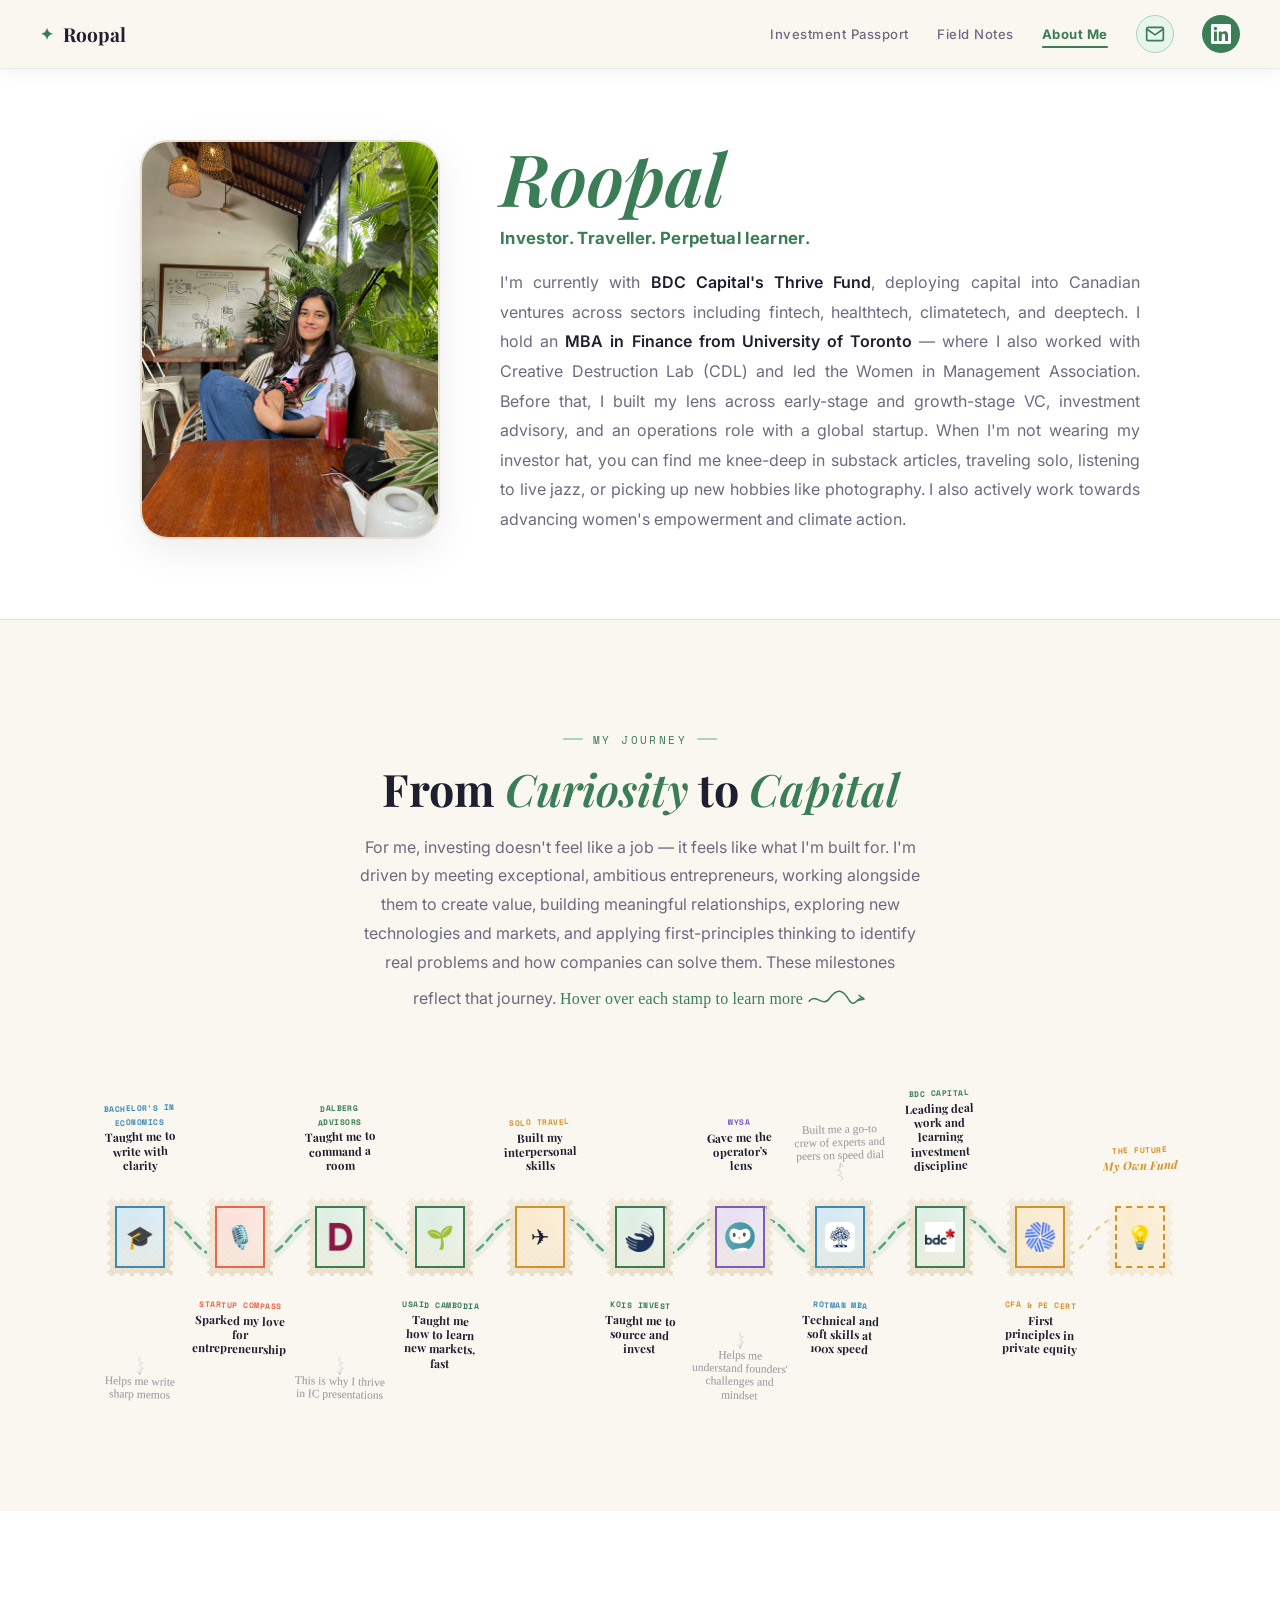
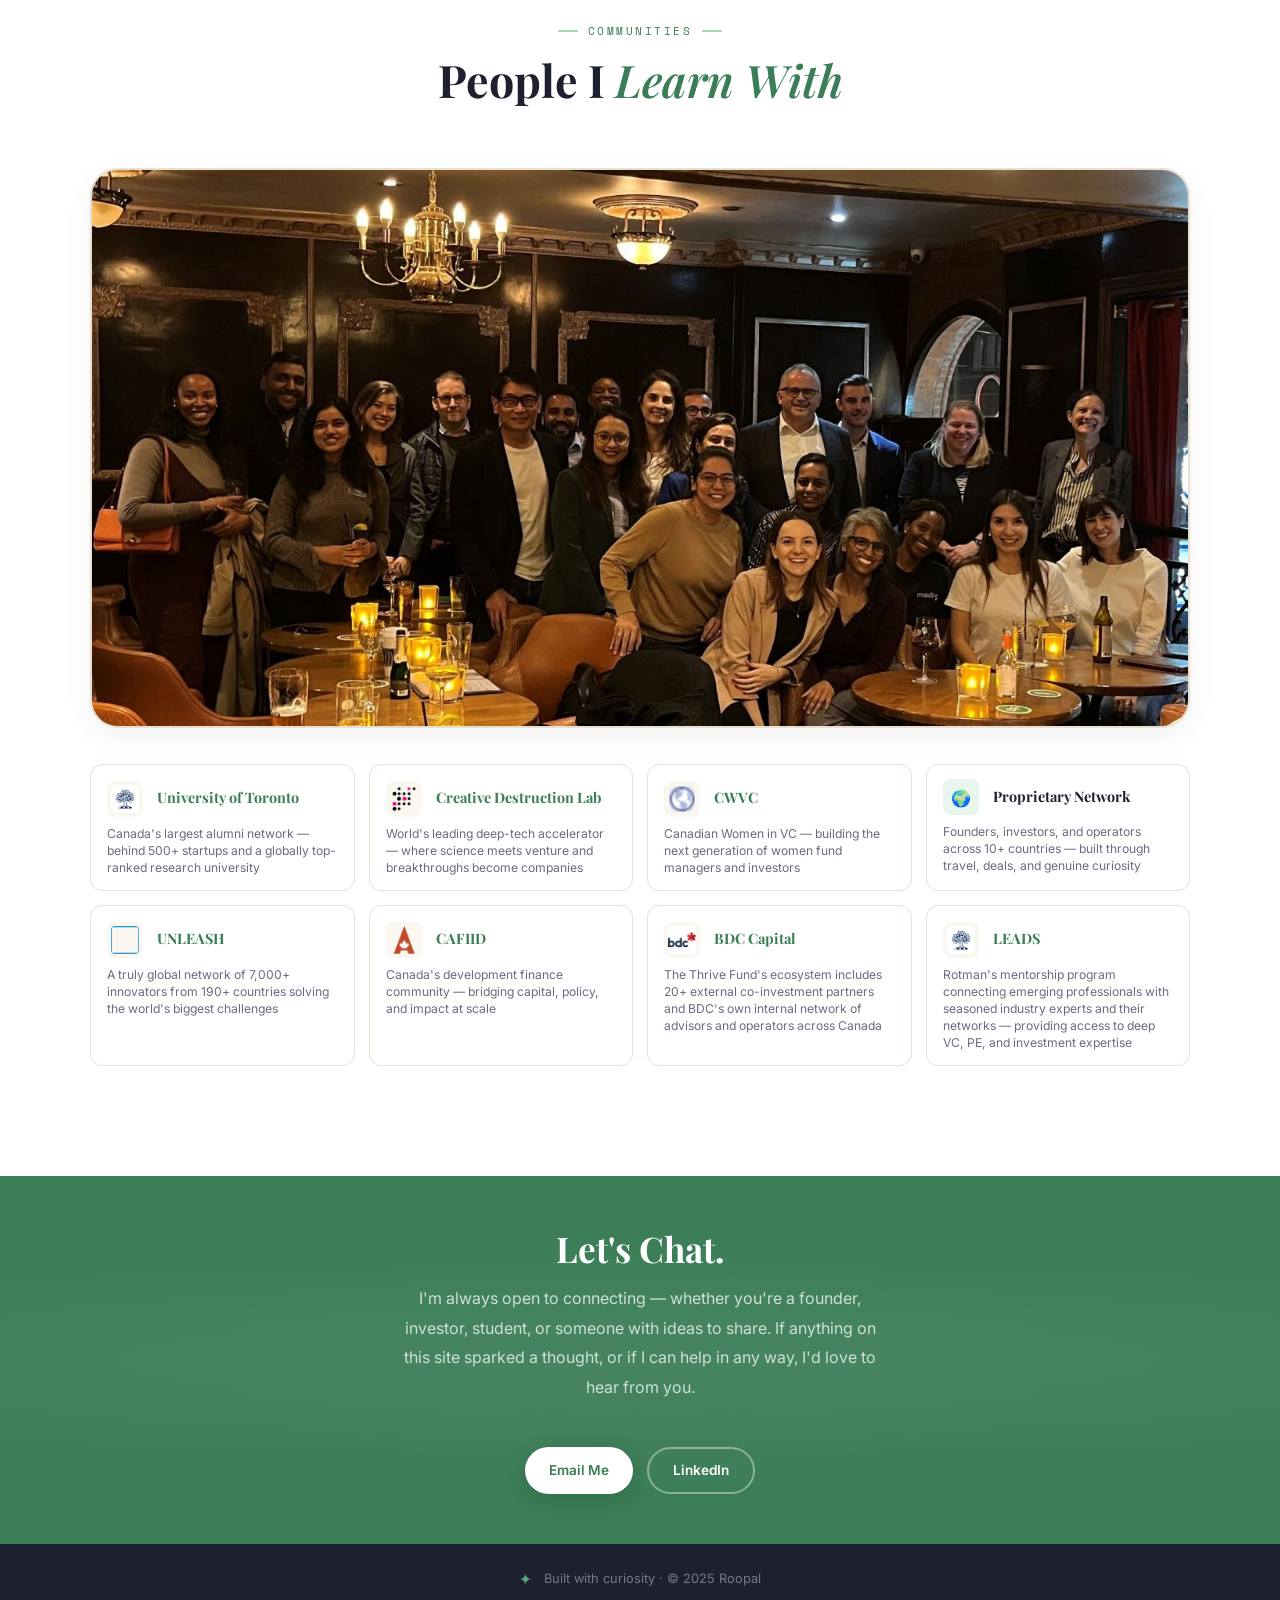
<file: about.html>
<!DOCTYPE html>
<html lang="en">
<head>
  <meta charset="UTF-8" />
  <meta name="viewport" content="width=device-width, initial-scale=1.0" />
  <title>About Me | Roopal</title>

  <link rel="preconnect" href="https://fonts.googleapis.com" />
  <link rel="preconnect" href="https://fonts.gstatic.com" crossorigin />
  <link href="https://fonts.googleapis.com/css2?family=Playfair+Display:ital,wght@0,400;0,600;0,700;1,400&family=Inter:wght@300;400;500;600&family=Space+Mono&display=swap" rel="stylesheet" />

  <link rel="stylesheet" href="css/styles.css" />
</head>
<body data-page="investor-learner">

  <!-- ─── NAV ─────────────────────────────────────────────── -->
  <nav id="navbar" class="scrolled">
    <div class="nav-inner">
      <a class="nav-logo" href="index.html">
        <span class="compass-icon">✦</span>
        <span>Roopal</span>
      </a>
      <button class="nav-toggle" id="navToggle" aria-label="Toggle menu">
        <span></span><span></span><span></span>
      </button>
      <ul class="nav-links" id="navLinks">
        <li><a href="index.html">Investment Passport</a></li>
        <li><a href="learning.html">Field Notes</a></li>
        <li><a href="about.html" class="active">About Me</a></li>
        <li><a href="mailto:roopaldahiya5@gmail.com" class="nav-cta nav-cta-email" aria-label="Email"><svg viewBox="0 0 24 24" fill="none" stroke="currentColor" stroke-width="2" width="20" height="20"><path d="M4 4h16c1.1 0 2 .9 2 2v12c0 1.1-.9 2-2 2H4c-1.1 0-2-.9-2-2V6c0-1.1.9-2 2-2z"/><polyline points="22,6 12,13 2,6"/></svg></a></li>
        <li><a href="https://www.linkedin.com/in/roopaldahiya" target="_blank" rel="noopener" class="nav-cta nav-cta-linkedin" aria-label="LinkedIn"><svg viewBox="0 0 24 24" fill="currentColor" width="20" height="20"><path d="M20.447 20.452h-3.554v-5.569c0-1.328-.027-3.037-1.852-3.037-1.853 0-2.136 1.445-2.136 2.939v5.667H9.351V9h3.414v1.561h.046c.477-.9 1.637-1.85 3.37-1.85 3.601 0 4.267 2.37 4.267 5.455v6.286zM5.337 7.433a2.062 2.062 0 01-2.063-2.065 2.064 2.064 0 112.063 2.065zm1.782 13.019H3.555V9h3.564v11.452zM22.225 0H1.771C.792 0 0 .774 0 1.729v20.542C0 23.227.792 24 1.771 24h20.451C23.2 24 24 23.227 24 22.271V1.729C24 .774 23.2 0 22.222 0h.003z"/></svg></a></li>
      </ul>
    </div>
  </nav>

  <!-- ─── HERO: Photo + Bio ──────────────────────────────── -->
  <section class="about-hero">
    <div class="about-hero-inner" id="aboutHero">
      <!-- filled by JS: photo + bio side by side -->
    </div>
  </section>

  <!-- ─── CAREER TIMELINE ──────────────────────────────── -->
  <section id="timeline" class="section">
    <div class="section-header reveal">
      <p class="section-label">My Journey</p>
      <h2>From <em>Curiosity</em> to <em>Capital</em></h2>
      <p class="section-desc">
        For me, investing doesn't feel like a job — it feels like what I'm built for. I'm driven by meeting exceptional, ambitious entrepreneurs, working alongside them to create value, building meaningful relationships, exploring new technologies and markets, and applying first-principles thinking to identify real problems and how companies can solve them. These milestones reflect that journey.
        <span class="hover-hint">Hover over each stamp to learn more <svg class="squiggly-arrow" viewBox="0 0 80 30" width="60" height="22"><path d="M2 18 C12 6, 20 28, 30 14 S48 2, 56 16 S70 8, 76 14" fill="none" stroke="currentColor" stroke-width="2" stroke-linecap="round"/><path d="M70 10 L77 15 L68 17" fill="none" stroke="currentColor" stroke-width="2" stroke-linecap="round" stroke-linejoin="round"/></svg></span>
      </p>
    </div>
    <div class="timeline-wrap reveal" id="timelineWrap">
      <!-- filled by JS: roadmap timeline items -->
    </div>
  </section>

  <!-- ─── COMMUNITIES ────────────────────────────────────── -->
  <section id="communities" class="section section-alt">
    <div class="section-header reveal">
      <p class="section-label">Communities</p>
      <h2>People I <em>Learn With</em></h2>
    </div>
    <div class="communities-wrap reveal" id="communitiesWrap">
      <!-- filled by JS: photo + bullet list -->
    </div>
  </section>

  <!-- ─── CONTACT CTA ────────────────────────────────────── -->
  <section id="contact-cta" class="section contact-section">
    <div class="contact-inner reveal" id="contactCta">
      <!-- filled by JS: message + buttons -->
    </div>
  </section>

  <!-- ─── FOOTER ───────────────────────────────────────────── -->
  <footer>
    <div class="footer-inner">
      <span class="compass-icon">✦</span>
      <p>Built with curiosity · &copy; 2025 Roopal</p>
    </div>
  </footer>

  <script src="js/data.js"></script>
  <script src="js/main.js"></script>
</body>
</html>
</file>
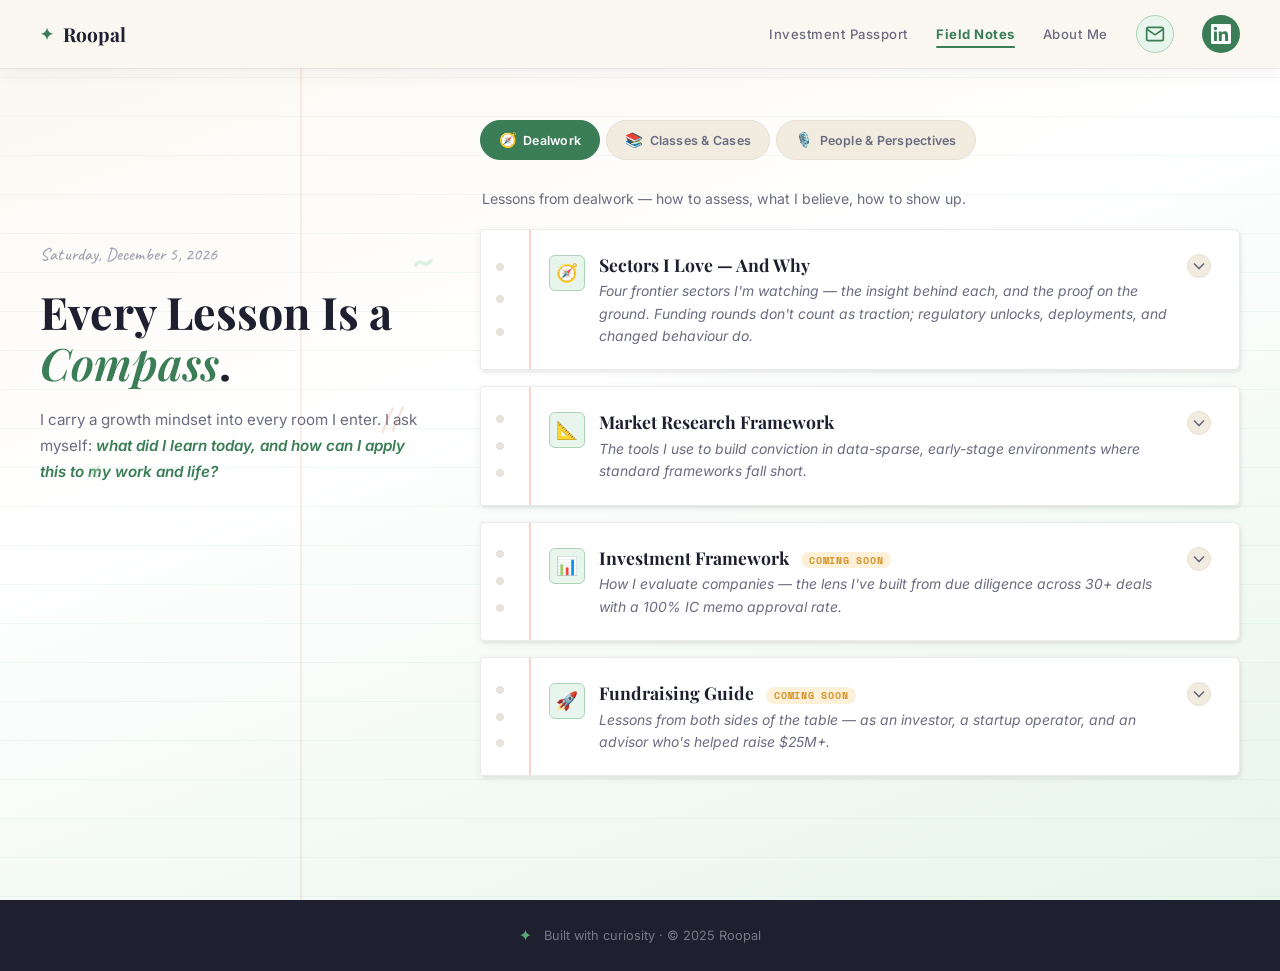
<file: learning.html>
<!DOCTYPE html>
<html lang="en">
<head>
  <meta charset="UTF-8" />
  <meta name="viewport" content="width=device-width, initial-scale=1.0" />
  <title>Field Notes | Roopal</title>

  <link rel="preconnect" href="https://fonts.googleapis.com" />
  <link rel="preconnect" href="https://fonts.gstatic.com" crossorigin />
  <link href="https://fonts.googleapis.com/css2?family=Caveat:wght@400;500;600;700&family=Playfair+Display:ital,wght@0,400;0,600;0,700;1,400&family=Inter:wght@300;400;500;600&family=Space+Mono&display=swap" rel="stylesheet" />

  <link rel="stylesheet" href="css/styles.css" />
</head>
<body data-page="fieldnotes">

  <!-- ─── NAV ─────────────────────────────────────────────── -->
  <nav id="navbar" class="scrolled">
    <div class="nav-inner">
      <a class="nav-logo" href="index.html">
        <span class="compass-icon">✦</span>
        <span>Roopal</span>
      </a>
      <button class="nav-toggle" id="navToggle" aria-label="Toggle menu">
        <span></span><span></span><span></span>
      </button>
      <ul class="nav-links" id="navLinks">
        <li><a href="index.html">Investment Passport</a></li>
        <li><a href="learning.html" class="active">Field Notes</a></li>
        <li><a href="about.html">About Me</a></li>
        <li><a href="mailto:roopaldahiya5@gmail.com" class="nav-cta nav-cta-email" aria-label="Email"><svg viewBox="0 0 24 24" fill="none" stroke="currentColor" stroke-width="2" width="20" height="20"><path d="M4 4h16c1.1 0 2 .9 2 2v12c0 1.1-.9 2-2 2H4c-1.1 0-2-.9-2-2V6c0-1.1.9-2 2-2z"/><polyline points="22,6 12,13 2,6"/></svg></a></li>
        <li><a href="https://www.linkedin.com/in/roopaldahiya" target="_blank" rel="noopener" class="nav-cta nav-cta-linkedin" aria-label="LinkedIn"><svg viewBox="0 0 24 24" fill="currentColor" width="20" height="20"><path d="M20.447 20.452h-3.554v-5.569c0-1.328-.027-3.037-1.852-3.037-1.853 0-2.136 1.445-2.136 2.939v5.667H9.351V9h3.414v1.561h.046c.477-.9 1.637-1.85 3.37-1.85 3.601 0 4.267 2.37 4.267 5.455v6.286zM5.337 7.433a2.062 2.062 0 01-2.063-2.065 2.064 2.064 0 112.063 2.065zm1.782 13.019H3.555V9h3.564v11.452zM22.225 0H1.771C.792 0 0 .774 0 1.729v20.542C0 23.227.792 24 1.771 24h20.451C23.2 24 24 23.227 24 22.271V1.729C24 .774 23.2 0 22.222 0h.003z"/></svg></a></li>
      </ul>
    </div>
  </nav>

  <!-- ─── DIARY LAYOUT ────────────────────────────────────── -->
  <section class="diary-section" id="diarySection">
    <div class="diary-inner">
      <!-- LEFT: Hero title + byline -->
      <div class="diary-left" id="diaryLeft">
        <!-- filled by JS -->
      </div>
      <!-- RIGHT: Tabbed content -->
      <div class="diary-right" id="diaryRight">
        <!-- filled by JS: tabs + content panels -->
      </div>
    </div>
  </section>

  <!-- ─── FOOTER ───────────────────────────────────────────── -->
  <footer>
    <div class="footer-inner">
      <span class="compass-icon">✦</span>
      <p>Built with curiosity · &copy; 2025 Roopal</p>
    </div>
  </footer>

  <script src="js/data.js"></script>
  <script src="js/main.js"></script>
</body>
</html>
</file>
<file: css/styles.css>
/* ═══════════════════════════════════════════════════════════
   DESIGN TOKENS — Light Beige + Colorful Curiosity Theme
═══════════════════════════════════════════════════════════ */
:root {
  --cream:       #faf7f0;
  --cream-mid:   #f2ece0;
  --cream-dark:  #e8e0d0;
  --white:       #ffffff;

  --green:       #3a7d56;
  --green-mid:   #5aa674;
  --green-light: #a8d5b5;
  --green-pale:  #e8f5ed;

  --coral:       #e8674d;
  --coral-pale:  #fde8e3;
  --sky:         #3d8bb5;
  --sky-pale:    #ddeef7;
  --amber:       #d4932a;
  --amber-pale:  #fdf0d9;
  --purple:      #7c5cbf;
  --purple-pale: #ede8f8;
  --teal:        #2e9aa8;
  --teal-pale:   #daf2f5;

  --ink:         #1e2030;
  --ink-mid:     #3c3c52;
  --ink-dim:     #6b6b80;
  --ink-faint:   #a0a0b0;

  --font-serif: 'Playfair Display', Georgia, serif;
  --font-sans:  'Inter', system-ui, sans-serif;
  --font-mono:  'Space Mono', monospace;
  --font-hand:  'Caveat', cursive;

  --section-gap: 110px;
  --radius:      12px;
  --radius-lg:   20px;
  --radius-xl:   28px;
  --trans:       0.28s cubic-bezier(0.4, 0, 0.2, 1);
}

/* ═══════════════════════════════════════════════════════════
   RESET & BASE
═══════════════════════════════════════════════════════════ */
*, *::before, *::after { box-sizing: border-box; margin: 0; padding: 0; }
html { scroll-behavior: smooth; }

body {
  background: var(--cream);
  color: var(--ink);
  font-family: var(--font-sans);
  font-size: 16px;
  line-height: 1.7;
  overflow-x: hidden;
}

a { color: inherit; text-decoration: none; }
em { font-style: italic; color: var(--green); font-weight: 600; }
img { max-width: 100%; display: block; }

::-webkit-scrollbar { width: 6px; }
::-webkit-scrollbar-track { background: var(--cream-mid); }
::-webkit-scrollbar-thumb { background: var(--green-mid); border-radius: 3px; }

/* ═══════════════════════════════════════════════════════════
   NAV
═══════════════════════════════════════════════════════════ */
#navbar {
  position: fixed;
  top: 0; left: 0; right: 0;
  z-index: 1000;
  padding: 0 40px;
  transition: background var(--trans), box-shadow var(--trans);
}

#navbar.scrolled {
  background: rgba(250, 247, 240, 0.94);
  backdrop-filter: blur(16px);
  box-shadow: 0 1px 0 rgba(0,0,0,0.07), 0 4px 20px rgba(0,0,0,0.05);
}

.nav-inner {
  display: flex;
  align-items: center;
  justify-content: space-between;
  height: 68px;
}

.nav-logo {
  display: flex;
  align-items: center;
  gap: 10px;
  font-family: var(--font-serif);
  font-size: 1.2rem;
  font-weight: 700;
  color: var(--ink);
}

.compass-icon {
  color: var(--green);
  font-size: 1rem;
  display: inline-block;
  animation: spin-slow 20s linear infinite;
}

@keyframes spin-slow { to { transform: rotate(360deg); } }

.nav-links {
  display: flex;
  align-items: center;
  gap: 28px;
  list-style: none;
}

.nav-links a {
  font-size: 0.82rem;
  font-weight: 500;
  color: var(--ink-dim);
  letter-spacing: 0.04em;
  transition: color var(--trans);
  position: relative;
}

.nav-links a:hover { color: var(--green); }

.nav-links a.active {
  color: var(--green);
  font-weight: 700;
}

.nav-links a.active::after {
  content: '';
  position: absolute;
  bottom: -6px;
  left: 0; right: 0;
  height: 2px;
  background: var(--green);
  border-radius: 2px;
}

.nav-cta {
  display: flex !important;
  align-items: center;
  justify-content: center;
  width: 38px !important;
  height: 38px !important;
  padding: 0 !important;
  border-radius: 50% !important;
  transition: background var(--trans), color var(--trans), transform var(--trans) !important;
}

.nav-cta svg { display: block; }

.nav-cta-email {
  background: var(--green-pale);
  color: var(--green) !important;
  border: 1.5px solid var(--green-light);
}

.nav-cta-email:hover {
  background: var(--green-light) !important;
  transform: translateY(-2px);
}

.nav-cta-linkedin {
  background: var(--green);
  color: var(--white) !important;
}

.nav-cta-linkedin:hover {
  background: var(--green-mid) !important;
  transform: translateY(-2px);
}

.nav-toggle {
  display: none;
  flex-direction: column;
  gap: 5px;
  background: none;
  border: none;
  cursor: pointer;
  padding: 6px;
}

.nav-toggle span {
  display: block;
  width: 24px;
  height: 2px;
  background: var(--ink);
  border-radius: 2px;
  transition: var(--trans);
}

/* ═══════════════════════════════════════════════════════════
   HERO / MAP (home page)
═══════════════════════════════════════════════════════════ */
#hero {
  position: relative;
  width: 100%;
  height: 100vh;
  min-height: 620px;
  overflow: hidden;
}

/* Full-screen map wrapper on desktop */
.hero-map-container {
  position: absolute;
  inset: 0;
  z-index: 1;
}

#map {
  position: absolute;
  inset: 0;
  z-index: 1;
}

.leaflet-container { background: #c8d8e8 !important; }
.leaflet-control-zoom { display: none; }
.leaflet-attribution-flag { display: none !important; }
.leaflet-control-attribution {
  background: rgba(250,247,240,0.8) !important;
  color: var(--ink-dim) !important;
  font-size: 10px !important;
}
.leaflet-popup-content-wrapper {
  background: var(--white) !important;
  border: none !important;
  border-radius: var(--radius) !important;
  box-shadow: 0 8px 40px rgba(0,0,0,0.15), 0 2px 8px rgba(0,0,0,0.08) !important;
  color: var(--ink) !important;
  font-family: var(--font-sans) !important;
}
.leaflet-popup-tip { background: var(--white) !important; }

.hero-overlay {
  position: absolute;
  inset: 0;
  z-index: 2;
  display: flex;
  align-items: center;
  justify-content: flex-start;
  padding: 68px 6% 0 40px;
  background: linear-gradient(
    90deg,
    rgba(250,247,240,0.92) 0%,
    rgba(250,247,240,0.7) 40%,
    transparent 65%
  );
  pointer-events: none;
  overflow-y: auto;
}

.hero-content {
  max-width: 480px;
  pointer-events: all;
}

.hero-intro {
  font-size: 0.92rem;
  color: var(--ink-mid);
  line-height: 1.65;
  margin-bottom: 18px;
}

.hero-title {
  font-family: var(--font-serif);
  font-size: clamp(2.2rem, 4vw, 3rem);
  font-weight: 700;
  line-height: 1.15;
  color: var(--ink);
  margin-bottom: 12px;
}

.hero-stats {
  display: flex;
  align-items: center;
  gap: 24px;
  margin-bottom: 20px;
  background: rgba(255,255,255,0.7);
  backdrop-filter: blur(8px);
  border: 1px solid rgba(0,0,0,0.06);
  border-radius: var(--radius-lg);
  padding: 18px 24px;
  width: fit-content;
}

.stat { text-align: center; }

.stat-num {
  display: block;
  font-family: var(--font-serif);
  font-size: 2rem;
  font-weight: 700;
  color: var(--green);
  line-height: 1;
}

.stat-label {
  font-size: 0.68rem;
  text-transform: uppercase;
  letter-spacing: 0.12em;
  color: var(--ink-faint);
  margin-top: 3px;
  display: block;
  font-family: var(--font-mono);
}

.stat-divider {
  width: 1px;
  height: 36px;
  background: var(--cream-dark);
}

.scroll-hint {
  margin-top: 16px;
  color: var(--green);
  opacity: 0.6;
  animation: bounce-down 2s ease-in-out infinite;
}

@keyframes bounce-down {
  0%, 100% { transform: translateY(0); }
  50% { transform: translateY(6px); }
}

/* ── Hero Deal Spotlight (on-map carousel) ── */
.hero-deal-spotlight {
  background: rgba(255,255,255,0.82);
  backdrop-filter: blur(12px);
  border: 1px solid rgba(0,0,0,0.07);
  border-radius: var(--radius-lg);
  padding: 16px 18px 14px;
  max-width: 400px;
}

/* (map-deal-spotlight removed — deals back inside hero-content) */

.hero-deal-header {
  display: flex;
  align-items: center;
  justify-content: space-between;
  margin-bottom: 12px;
}

.hero-deal-header h3 {
  font-family: var(--font-serif);
  font-size: 1rem;
  font-weight: 600;
  color: var(--ink);
  margin: 0;
}

.hero-deal-nav {
  display: flex;
  align-items: center;
  gap: 8px;
}

.hero-deal-btn {
  width: 30px;
  height: 30px;
  border-radius: 50%;
  background: var(--white);
  border: 1.5px solid var(--cream-dark);
  display: flex;
  align-items: center;
  justify-content: center;
  cursor: pointer;
  color: var(--ink-dim);
  transition: border-color var(--trans), background var(--trans), color var(--trans);
}

.hero-deal-btn:hover {
  border-color: var(--green);
  color: var(--green);
  background: var(--green-pale);
}

#dealRight {
  background: var(--green);
  border-color: var(--green);
  color: var(--white);
}

#dealRight:hover {
  background: var(--green-mid);
  border-color: var(--green-mid);
  color: var(--white);
}

.hero-deal-counter {
  font-family: var(--font-mono);
  font-size: 0.65rem;
  color: var(--ink-faint);
  letter-spacing: 0.05em;
}

.hero-deal-card .deal-card {
  background: transparent;
  border: none;
  border-radius: 0;
  padding: 0;
  overflow: visible;
}

.hero-deal-card .deal-card::before {
  display: none;
}

.hero-deal-card .deal-card:hover {
  transform: none;
  box-shadow: none;
}

.hero-deal-card .deal-card-header {
  margin-bottom: 8px;
}

.hero-deal-card .deal-title {
  font-size: 0.95rem;
}

.hero-deal-card .deal-desc {
  font-size: 0.8rem;
  line-height: 1.6;
  margin-bottom: 10px;
  display: -webkit-box;
  -webkit-line-clamp: 3;
  -webkit-box-orient: vertical;
  overflow: hidden;
}

.hero-deal-card .deal-facts {
  margin-bottom: 8px;
}

.hero-deal-card .deal-insight {
  font-size: 0.78rem;
  padding: 10px 12px;
  border-radius: 8px;
}

/* ── Toggle Tabs (Deal Spotlight ↔ Lessons) ── */
.hero-toggle-section {
  margin-top: 16px;
}

.hero-toggle-tabs {
  display: flex;
  gap: 4px;
  margin-bottom: 14px;
  background: rgba(255,255,255,0.5);
  border-radius: var(--radius);
  padding: 3px;
  width: fit-content;
}

.hero-toggle-tab {
  display: flex;
  align-items: center;
  gap: 6px;
  padding: 7px 14px;
  font-family: var(--font-sans);
  font-size: 0.72rem;
  font-weight: 600;
  color: var(--ink-dim);
  background: transparent;
  border: none;
  border-radius: 8px;
  cursor: pointer;
  transition: all var(--trans);
}

.hero-toggle-tab svg {
  width: 14px;
  height: 14px;
  flex-shrink: 0;
}

.hero-toggle-tab:hover {
  color: var(--ink);
  background: rgba(255,255,255,0.6);
}

.hero-toggle-tab.active {
  color: var(--green);
  background: var(--white);
  box-shadow: 0 1px 4px rgba(0,0,0,0.08);
}

.hero-toggle-panel {
  display: none;
}

.hero-toggle-panel.active {
  display: block;
}

/* Deal card icon + tags */
.deal-card-icon {
  font-size: 1.4rem;
  line-height: 1;
  margin-right: 8px;
}

.deal-card-tags {
  display: flex;
  flex-wrap: wrap;
  gap: 5px;
  margin-bottom: 8px;
}

.deal-stage-tag {
  font-family: var(--font-mono);
  font-size: 0.6rem;
  padding: 2px 8px;
  border-radius: 20px;
  background: var(--green-pale);
  color: var(--green);
  font-weight: 600;
  letter-spacing: 0.02em;
}

.deal-sector-tag {
  font-family: var(--font-mono);
  font-size: 0.6rem;
  padding: 2px 8px;
  border-radius: 20px;
  background: var(--sky-pale);
  color: var(--sky);
  font-weight: 600;
  letter-spacing: 0.02em;
}

/* Below-map tap hint — mobile only */
.map-tap-hint {
  display: none;
  font-family: var(--font-sans);
  font-size: 0.7rem;
  font-style: italic;
  color: var(--ink-faint);
  text-align: center;
  margin: 6px 20px 4px;
}

/* Mobile tap hint on the map */
.map-mobile-hint {
  display: none; /* shown via media query */
  position: absolute;
  bottom: 110px;
  left: 50%;
  transform: translateX(-50%);
  z-index: 4;
  background: rgba(30,32,48,0.72);
  color: #fff;
  font-family: var(--font-sans);
  font-size: 0.78rem;
  font-weight: 500;
  padding: 7px 16px;
  border-radius: 999px;
  white-space: nowrap;
  pointer-events: none;
  opacity: 1;
  transition: opacity 0.6s ease;
}
.map-mobile-hint.fade-out { opacity: 0; }

.map-legend {
  position: absolute;
  bottom: 24px;
  right: 30px;
  z-index: 3;
  background: rgba(255,255,255,0.88);
  backdrop-filter: blur(8px);
  border: 1px solid rgba(0,0,0,0.07);
  border-radius: var(--radius);
  padding: 14px 18px;
  box-shadow: 0 4px 20px rgba(0,0,0,0.08);
  display: flex;
  flex-direction: column;
  gap: 8px;
}

.legend-item {
  display: flex;
  align-items: center;
  gap: 9px;
  font-size: 0.74rem;
  color: var(--ink-dim);
  font-family: var(--font-sans);
  font-weight: 500;
}

.dot { width: 10px; height: 10px; border-radius: 50%; flex-shrink: 0; }
.dot-invest  { background: var(--green); box-shadow: 0 0 6px rgba(58,125,86,0.5); }
.dot-support { background: var(--ink-faint); box-shadow: 0 0 6px rgba(160,160,176,0.5); }
.dot-star    { background: var(--amber); box-shadow: 0 0 6px rgba(212,147,42,0.5); }

.dot-early   { background: var(--green); box-shadow: 0 0 6px rgba(58,125,86,0.5); }
.dot-growth  { background: var(--sky); box-shadow: 0 0 6px rgba(61,139,181,0.5); }
.dot-portfolio { background: var(--teal); box-shadow: 0 0 6px rgba(46,154,168,0.5); }
.dot-fund    { background: var(--purple); box-shadow: 0 0 6px rgba(124,92,191,0.5); }
.dot-ops     { background: var(--amber); box-shadow: 0 0 6px rgba(212,147,42,0.5); }

.legend-note {
  font-size: 0.6rem;
  color: var(--ink-faint);
  font-style: italic;
  margin-top: 4px;
}

/* Showcase note — subtle disclaimer */
.showcase-note {
  font-size: 0.72rem;
  color: var(--ink-faint);
  font-style: italic;
  font-family: var(--font-sans);
  margin-top: 6px;
}

/* Map pin markers */
.pin-marker {
  width: 16px;
  height: 16px;
  border-radius: 50%;
  border: 2.5px solid white;
  cursor: pointer;
  transition: transform 0.2s;
  box-shadow: 0 2px 8px rgba(0,0,0,0.25);
  position: relative;
}

.pin-marker:hover { transform: scale(1.5); }

.pin-marker::after {
  content: '';
  position: absolute;
  inset: -5px;
  border-radius: 50%;
  opacity: 0;
  animation: pulse 2.5s ease-out infinite;
}

.pin-invest  { background: var(--green); }
.pin-invest::after  { border: 2px solid var(--green); }

.pin-origin {
  width: 10px;
  height: 10px;
  background: var(--ink-faint);
  border: 2px solid white;
  box-shadow: 0 1px 4px rgba(0,0,0,0.2);
}
.pin-origin::after { display: none; }

.pin-star {
  width: 20px;
  height: 20px;
  background: var(--amber);
  border: 2.5px solid white;
  display: flex;
  align-items: center;
  justify-content: center;
  font-size: 10px;
  color: white;
  line-height: 1;
  border-radius: 50%;
}
.pin-star::after { border: 2px solid var(--amber); }

.pin-early  { background: var(--green); }
.pin-early::after  { border: 2px solid var(--green); }

.pin-growth { background: var(--sky); }
.pin-growth::after { border: 2px solid var(--sky); }

.pin-fund   { background: var(--purple); }
.pin-fund::after   { border: 2px solid var(--purple); }

.pin-ops {
  width: 20px;
  height: 20px;
  background: var(--amber);
  border: 2.5px solid white;
  display: flex;
  align-items: center;
  justify-content: center;
  font-size: 10px;
  color: white;
  line-height: 1;
  border-radius: 50%;
}
.pin-ops::after { border: 2px solid var(--amber); }

.origin-tooltip {
  background: rgba(30,32,48,0.85) !important;
  color: white !important;
  border: none !important;
  font-size: 0.72rem !important;
  font-family: var(--font-mono) !important;
  padding: 4px 10px !important;
  border-radius: 6px !important;
  box-shadow: 0 2px 8px rgba(0,0,0,0.2) !important;
}
.origin-tooltip::before { border-top-color: rgba(30,32,48,0.85) !important; }

@keyframes pulse {
  0%   { transform: scale(1);   opacity: 0.5; }
  100% { transform: scale(2.8); opacity: 0; }
}

/* Map popup — deal spotlight */
.pin-popup { min-width: 200px; }
.popup-mobile { min-width: unset; }
.popup-mobile .popup-flag-img { width: 20px; }
.popup-mobile h4 { font-size: 0.82rem; }
.popup-mobile .popup-spotlight { font-size: 0.74rem; margin-bottom: 6px; line-height: 1.4; }
.popup-mobile .popup-stage,
.popup-mobile .popup-sector { font-size: 0.58rem; padding: 2px 7px; }
.popup-header {
  display: flex;
  align-items: center;
  gap: 8px;
  margin-bottom: 6px;
}
.popup-flag-img {
  width: 28px;
  height: auto;
  border-radius: 3px;
  box-shadow: 0 1px 4px rgba(0,0,0,0.12);
  flex-shrink: 0;
}
.pin-popup h4 {
  font-family: var(--font-serif);
  font-size: 0.95rem;
  color: var(--ink);
  margin: 0;
}
.popup-deal-label {
  font-family: var(--font-mono);
  font-size: 0.62rem;
  letter-spacing: 0.15em;
  text-transform: uppercase;
  color: var(--green);
  margin-bottom: 4px;
  font-weight: 600;
}
.popup-spotlight {
  font-size: 0.85rem;
  color: var(--ink-dim);
  margin-bottom: 10px;
  line-height: 1.5;
  font-weight: 500;
}
.popup-tags { display: flex; flex-wrap: wrap; gap: 4px; }
.popup-stage {
  display: inline-block;
  font-size: 0.65rem;
  font-family: var(--font-mono);
  padding: 3px 10px;
  border-radius: 20px;
  background: var(--amber-pale);
  color: var(--amber);
  border: 1px solid #f0d49a;
  font-weight: 500;
}
.popup-sector {
  display: inline-block;
  font-size: 0.65rem;
  font-family: var(--font-mono);
  padding: 3px 10px;
  border-radius: 20px;
  background: var(--green-pale);
  color: var(--green);
  border: 1px solid var(--green-light);
  font-weight: 500;
}

/* ═══════════════════════════════════════════════════════════
   SECTIONS — SHARED
═══════════════════════════════════════════════════════════ */
.section { padding: var(--section-gap) 40px; }
.section-alt { background: var(--white); }
.section > * { max-width: 1140px; margin-left: auto; margin-right: auto; }

.section-header {
  text-align: center;
  margin-bottom: 60px;
}

.section-label {
  font-family: var(--font-mono);
  font-size: 0.7rem;
  letter-spacing: 0.22em;
  text-transform: uppercase;
  color: var(--green);
  margin-bottom: 12px;
  display: flex;
  align-items: center;
  justify-content: center;
  gap: 10px;
}

.section-label::before,
.section-label::after {
  content: '';
  display: inline-block;
  width: 20px;
  height: 1.5px;
  background: var(--green-light);
  border-radius: 2px;
}

.section-header h2 {
  font-family: var(--font-serif);
  font-size: clamp(1.9rem, 3.5vw, 2.8rem);
  font-weight: 700;
  color: var(--ink);
  line-height: 1.25;
  margin-bottom: 16px;
}

.section-desc {
  max-width: 560px;
  margin: 0 auto;
  font-size: 1rem;
  color: var(--ink-dim);
  line-height: 1.8;
}

/* ═══════════════════════════════════════════════════════════
   REVEAL ANIMATION
═══════════════════════════════════════════════════════════ */
.reveal {
  opacity: 0;
  transform: translateY(28px);
  transition: opacity 0.65s ease, transform 0.65s ease;
}

.reveal.visible {
  opacity: 1;
  transform: translateY(0);
}

/* ═══════════════════════════════════════════════════════════
   DEAL SPOTLIGHT CARDS
═══════════════════════════════════════════════════════════ */
.deal-cards {
  display: flex;
  gap: 28px;
  flex: 1;
  overflow-x: auto;
  scroll-behavior: smooth;
  scroll-snap-type: x mandatory;
  -webkit-overflow-scrolling: touch;
}

.deal-cards::-webkit-scrollbar { display: none; }

.deal-card {
  flex: 1 0 calc(33.33% - 19px);
  min-width: 280px;
  scroll-snap-align: start;
  background: var(--white);
  border: 1.5px solid var(--cream-dark);
  border-radius: var(--radius-lg);
  padding: 32px 28px 26px;
  position: relative;
  overflow: hidden;
  transition: border-color var(--trans), transform var(--trans), box-shadow var(--trans);
}

.deal-card::before {
  content: '';
  position: absolute;
  top: 0; left: 0; right: 0;
  height: 4px;
  background: linear-gradient(90deg, var(--green), var(--teal));
  border-radius: 4px 4px 0 0;
}

.deal-card:hover {
  transform: translateY(-5px);
  box-shadow: 0 14px 40px rgba(0,0,0,0.09);
  border-color: var(--green-light);
}

.deal-card-header {
  display: flex;
  align-items: center;
  gap: 12px;
  margin-bottom: 10px;
}

.deal-flag {
  width: 30px;
  height: auto;
  border-radius: 4px;
  box-shadow: 0 2px 6px rgba(0,0,0,0.12);
  flex-shrink: 0;
}

.deal-tags {
  display: flex;
  gap: 6px;
  margin-bottom: 10px;
}

.deal-stage-tag {
  font-family: var(--font-mono);
  font-size: 0.65rem;
  padding: 3px 10px;
  border-radius: 20px;
  background: var(--amber-pale);
  color: var(--amber);
  border: 1px solid #f0d49a;
  font-weight: 600;
  letter-spacing: 0.03em;
}

.deal-facts {
  display: flex;
  flex-wrap: wrap;
  gap: 6px;
  margin-bottom: 12px;
}

.deal-fact {
  font-family: var(--font-mono);
  font-size: 0.62rem;
  padding: 2px 8px;
  border-radius: 4px;
  background: var(--cream-mid);
  color: var(--ink-dim);
  font-weight: 500;
}

.deal-title {
  font-family: var(--font-serif);
  font-size: 1.1rem;
  font-weight: 700;
  color: var(--ink);
  margin: 0;
}

.deal-title-link {
  color: var(--green) !important;
  text-decoration: none;
  transition: color var(--trans);
  border-bottom: 1.5px solid transparent;
}

.deal-title-link:hover {
  color: var(--green-mid) !important;
  border-bottom-color: var(--green-mid);
}

.deal-desc {
  font-size: 0.9rem;
  color: var(--ink-dim);
  line-height: 1.75;
  margin-bottom: 16px;
}

.deal-insight {
  font-size: 0.85rem;
  color: var(--ink-mid);
  line-height: 1.7;
  padding: 12px 16px;
  background: var(--green-pale);
  border-radius: 10px;
  border-left: 3px solid var(--green-mid);
}

.deal-insight strong {
  color: var(--green);
  font-weight: 600;
}

.deal-tags { display: flex; flex-wrap: wrap; gap: 6px; }

/* (carousel/insights-grid removed — stacked layout now) */

/* ═══════════════════════════════════════════════════════════
   LESSONS LEARNED — Plain Bullets
═══════════════════════════════════════════════════════════ */
.lessons-wrap {
  max-width: 800px;
  margin: 0 auto;
}

.lessons-plain {
  list-style: disc;
  padding-left: 24px;
  display: flex;
  flex-direction: column;
  gap: 8px;
}

.lessons-plain li {
  font-size: 0.85rem;
  color: var(--ink-mid);
  line-height: 1.65;
}

.lessons-plain li em {
  font-style: normal;
  color: var(--green);
  font-weight: 600;
}

.lesson-key {
  color: var(--green);
  font-weight: 700;
}

.lessons-plain li::marker {
  color: var(--green);
}

/* ═══════════════════════════════════════════════════════════
   BELOW MAP — Deal Spotlight + Lessons Side by Side
═══════════════════════════════════════════════════════════ */
#below-map {
  padding: 40px 40px 60px;
  background: var(--green-pale);
}

.below-map-grid {
  max-width: 1200px;
  margin: 0 auto;
  display: grid;
  grid-template-columns: 1fr 1fr;
  gap: 28px;
  align-items: stretch;
}

.below-map-card {
  background: var(--white);
  border: 1.5px solid var(--cream-dark);
  border-radius: var(--radius-lg);
  overflow: hidden;
  box-shadow: 0 4px 20px rgba(0,0,0,0.05);
  display: flex;
  flex-direction: column;
}

.below-map-card-header {
  display: flex;
  align-items: center;
  justify-content: space-between;
  padding: 16px 20px 12px;
  border-bottom: 1px solid var(--cream-mid);
  background: var(--green-pale);
}

.below-map-card-lessons .below-map-card-header {
  background: var(--sky-pale);
}

.below-map-card-title {
  font-family: var(--font-serif);
  font-size: 1rem;
  font-weight: 700;
  color: var(--ink);
  margin: 0;
}

.below-map-card-body {
  padding: 16px 20px 20px;
  flex: 1;
}

.below-map-card-scroll {
  max-height: 360px;
  overflow-y: auto;
}

.below-map-card-scroll::-webkit-scrollbar {
  width: 5px;
}

.below-map-card-scroll::-webkit-scrollbar-track {
  background: var(--cream-mid);
  border-radius: 3px;
}

.below-map-card-scroll::-webkit-scrollbar-thumb {
  background: var(--green-mid);
  border-radius: 3px;
}

/* Deal card inside below-map */
.below-map-card .deal-card {
  background: transparent;
  border: none;
  border-radius: 0;
  padding: 0;
  overflow: visible;
}

.below-map-card .deal-card::before { display: none; }
.below-map-card .deal-card:hover { transform: none; box-shadow: none; }

.below-map-card .deal-card-header { margin-bottom: 8px; }
.below-map-card .deal-title { font-size: 0.95rem; }

.below-map-card .deal-desc {
  font-size: 0.82rem;
  line-height: 1.65;
  margin-bottom: 10px;
}

.below-map-card .deal-insight {
  font-size: 0.8rem;
  padding: 10px 12px;
  border-radius: 8px;
}

/* Lessons inside below-map */
.below-map-card .lessons-plain {
  gap: 12px;
}

.below-map-card .lessons-plain li {
  font-size: 0.82rem;
  line-height: 1.65;
}

/* Sources — categorized list with links */
.sources-intro {
  font-size: 0.88rem;
  color: var(--ink-dim);
  line-height: 1.7;
  margin-bottom: 20px;
}

.sources-category {
  margin-bottom: 18px;
}

.sources-category-label {
  font-family: var(--font-mono);
  font-size: 0.7rem;
  text-transform: uppercase;
  letter-spacing: 0.1em;
  color: var(--ink-faint);
  margin-bottom: 8px;
  font-weight: 600;
}

.sources-category-bubble {
  display: inline-block;
  font-family: var(--font-mono);
  font-size: 0.68rem;
  text-transform: uppercase;
  letter-spacing: 0.1em;
  color: var(--green);
  font-weight: 700;
  padding: 5px 14px;
  border-radius: 20px;
  background: var(--green-pale);
  border: 1.5px solid var(--green-light);
  margin-bottom: 10px;
}

.sources-plain {
  list-style: disc;
  padding-left: 24px;
  display: flex;
  flex-direction: column;
  gap: 10px;
}

.sources-plain li {
  font-size: 0.88rem;
  color: var(--ink-mid);
  line-height: 1.65;
  padding: 10px 12px;
  border-radius: 8px;
  transition: background var(--trans), transform var(--trans);
  list-style: none;
  border-left: 3px solid var(--green-light);
  margin-left: -24px;
}

.sources-plain li:hover {
  background: var(--green-pale);
  transform: translateX(4px);
  border-left-color: var(--green);
}

.sources-plain li::marker {
  color: var(--green);
}

.sources-plain a {
  color: var(--green);
  text-decoration: none;
  transition: color var(--trans);
}

.sources-plain a:hover {
  color: var(--green-mid);
  text-decoration: underline;
}

.sources-open-card {
  background: #fff;
  border: 1px solid rgba(0,0,0,0.08);
  border-radius: 4px 6px 6px 4px;
  padding: 24px 28px 22px 68px;
  box-shadow: 0 2px 8px rgba(0,0,0,0.06), 2px 3px 0 rgba(0,0,0,0.03);
  position: relative;
  overflow: visible;
}

/* Hole-punch dots */
.sources-open-card::before {
  content: '';
  position: absolute;
  left: 14px;
  top: 0; bottom: 0;
  width: 10px;
  background:
    radial-gradient(circle 4px at center, #e8e4dc 100%, transparent 100%) 0 25% / 10px 10px no-repeat,
    radial-gradient(circle 4px at center, #e8e4dc 100%, transparent 100%) 0 50% / 10px 10px no-repeat,
    radial-gradient(circle 4px at center, #e8e4dc 100%, transparent 100%) 0 75% / 10px 10px no-repeat;
  pointer-events: none;
}

/* Red margin line */
.sources-open-card::after {
  content: '';
  position: absolute;
  top: 0; bottom: 0;
  left: 48px;
  width: 1.5px;
  background: rgba(232, 103, 77, 0.28);
  pointer-events: none;
}

.sources-section {
  margin-bottom: 22px;
}

.sources-section:last-child { margin-bottom: 0; }

.sources-section-label {
  font-family: var(--font-serif);
  font-size: 0.95rem;
  font-weight: 700;
  color: var(--ink);
  margin-bottom: 10px;
  display: flex;
  align-items: center;
  gap: 8px;
}

.sources-section-icon {
  font-size: 1.1rem;
}

.source-card {
  padding: 12px 0;
  border-bottom: 1px solid var(--cream-dark);
}

.source-card:last-child { border-bottom: none; }

.source-card-name {
  font-family: var(--font-serif);
  font-size: 0.92rem;
  font-weight: 700;
  color: var(--green) !important;
  transition: color var(--trans);
}

.source-card-name:hover {
  color: var(--green-mid) !important;
  text-decoration: underline;
}

.source-card-why {
  font-size: 0.85rem;
  color: var(--ink-dim);
  line-height: 1.65;
  margin-top: 4px;
}

.sources-fav {
  display: inline-flex;
  align-items: center;
  gap: 5px;
  font-size: 0.78rem;
  font-family: var(--font-sans);
  margin-top: 8px;
  color: var(--purple) !important;
  font-weight: 600;
  transition: color var(--trans), transform var(--trans);
  text-decoration: none;
}

.sources-fav em {
  font-style: italic;
  color: inherit;
  font-weight: 700;
}

.sources-fav::before {
  content: '★';
  font-size: 0.7rem;
  color: var(--purple);
}

.sources-fav:hover {
  color: var(--purple) !important;
  transform: translateX(3px);
  text-decoration: underline !important;
}

/* ═══════════════════════════════════════════════════════════
   EXPAND ICON (shared)
═══════════════════════════════════════════════════════════ */
.expand-icon {
  margin-left: auto;
  flex-shrink: 0;
  width: 24px;
  height: 24px;
  border: 1.5px solid var(--cream-dark);
  border-radius: 50%;
  display: flex;
  align-items: center;
  justify-content: center;
  color: var(--ink-dim);
  transition: transform var(--trans), background var(--trans), border-color var(--trans);
  background: var(--cream-mid);
}

.field-article:hover .expand-icon {
  border-color: var(--green-light);
  background: var(--green-pale);
  color: var(--green);
}

.expanded .expand-icon {
  transform: rotate(180deg);
  background: var(--green-pale);
  border-color: var(--green-light);
  color: var(--green);
}

/* ═══════════════════════════════════════════════════════════
   TAGS (shared)
═══════════════════════════════════════════════════════════ */
.tag {
  font-size: 0.67rem;
  font-family: var(--font-mono);
  padding: 4px 10px;
  border-radius: 20px;
  background: var(--green-pale);
  color: var(--green);
  border: 1px solid var(--green-light);
  font-weight: 500;
}

.tag-sky    { background: var(--sky-pale);    color: var(--sky);    border-color: #b0d8ee; }
.tag-coral  { background: var(--coral-pale);  color: var(--coral);  border-color: #f5c4b8; }
.tag-amber  { background: var(--amber-pale);  color: var(--amber);  border-color: #f0d49a; }
.tag-purple { background: var(--purple-pale); color: var(--purple); border-color: #ccc0ee; }
.tag-teal   { background: var(--teal-pale);   color: var(--teal);   border-color: #9fe0e8; }

/* ═══════════════════════════════════════════════════════════
   FIELD NOTES — DIARY LAYOUT
═══════════════════════════════════════════════════════════ */
.diary-section {
  padding: 120px 40px 80px;
  min-height: 100vh;
  background: linear-gradient(160deg, var(--cream) 0%, var(--white) 40%, var(--green-pale) 100%);
  position: relative;
  overflow: hidden;
}

/* Faint ruled-paper lines */
.diary-section::before {
  content: '';
  position: absolute;
  inset: 0;
  background: repeating-linear-gradient(
    180deg,
    transparent,
    transparent 38px,
    rgba(168,213,181,0.15) 38px,
    rgba(168,213,181,0.15) 39px
  );
  pointer-events: none;
}

/* Left margin line (journal feel) */
.diary-section::after {
  content: '';
  position: absolute;
  top: 0;
  bottom: 0;
  left: calc(50% - 340px);
  width: 2px;
  background: rgba(232,103,77,0.12);
  pointer-events: none;
}

.diary-inner {
  max-width: 1200px;
  margin: 0 auto;
  display: grid;
  grid-template-columns: 380px 1fr;
  gap: 60px;
  align-items: start;
  position: relative;
  z-index: 1;
}

/* Left side — hero text */
.diary-left {
  position: sticky;
  top: 120px;
}

.diary-hero-content {
  position: relative;
}

.diary-hero-content .section-label {
  justify-content: flex-start;
}

.diary-date {
  font-family: 'Caveat', cursive;
  font-size: 1.1rem;
  font-weight: 500;
  color: var(--ink-faint);
  margin-bottom: 16px;
  letter-spacing: 0.01em;
  text-transform: none;
}

.diary-title {
  font-family: var(--font-serif);
  font-size: clamp(2rem, 3.5vw, 2.8rem);
  font-weight: 700;
  color: var(--ink);
  line-height: 1.15;
  margin-bottom: 18px;
}

.diary-subtitle {
  font-family: var(--font-sans);
  font-size: 0.95rem;
  color: var(--ink-dim);
  line-height: 1.7;
}

/* Scribble decorations */
.diary-scribble {
  position: absolute;
  font-family: var(--font-hand);
  color: var(--green-light);
  opacity: 0.35;
  font-weight: 700;
  pointer-events: none;
  user-select: none;
}

.diary-scribble-1 {
  top: -20px;
  right: -10px;
  font-size: 3rem;
  transform: rotate(-12deg);
}

.diary-scribble-2 {
  bottom: -30px;
  left: 40px;
  font-size: 2.5rem;
  transform: rotate(8deg);
}

.diary-scribble-3 {
  bottom: 40px;
  right: 20px;
  font-size: 1.8rem;
  transform: rotate(-5deg);
  color: var(--coral);
  opacity: 0.2;
}

/* Right side — tabbed content */
.diary-right {
  min-width: 0;
}

.diary-tabs {
  display: flex;
  gap: 6px;
  margin-bottom: 28px;
  padding-bottom: 0;
}

.diary-tab {
  padding: 10px 18px;
  font-family: var(--font-sans);
  font-size: 0.78rem;
  font-weight: 600;
  color: var(--ink-dim);
  background: var(--cream-mid);
  border: 1.5px solid var(--cream-dark);
  border-radius: 24px;
  cursor: pointer;
  transition: all var(--trans);
  letter-spacing: 0.02em;
  display: flex;
  align-items: center;
  gap: 6px;
}

.diary-tab-icon {
  font-size: 0.9rem;
}

.diary-tab:hover {
  color: var(--green);
  border-color: var(--green-light);
  background: var(--green-pale);
}

.diary-tab.active {
  color: var(--white);
  background: var(--green);
  border-color: var(--green);
}

.diary-panel {
  display: none;
}

.diary-panel.active {
  display: block;
  animation: fadeIn 0.3s ease;
}

.diary-panel-intro {
  font-size: 0.88rem;
  color: var(--ink-dim);
  margin-bottom: 18px;
  padding-left: 2px;
  line-height: 1.6;
}

@keyframes fadeIn {
  from { opacity: 0; transform: translateY(10px); }
  to { opacity: 1; transform: translateY(0); }
}

/* ═══════════════════════════════════════════════════════════
   FIELD ARTICLES — Notebook page style
═══════════════════════════════════════════════════════════ */
.field-article {
  background: #fff;
  border: 1px solid rgba(0,0,0,0.08);
  border-radius: 4px 6px 6px 4px;
  padding: 24px 28px 22px 68px;
  cursor: pointer;
  transition: box-shadow 0.2s ease, transform 0.2s ease;
  position: relative;
  overflow: visible;
  margin-bottom: 16px;
  box-shadow: 0 2px 8px rgba(0,0,0,0.06), 2px 3px 0 rgba(0,0,0,0.03);
}

/* Hole-punch dots along left spine */
.field-article::before {
  content: '';
  position: absolute;
  left: 14px;
  top: 0; bottom: 0;
  width: 10px;
  background:
    radial-gradient(circle 4px at center, #e8e4dc 100%, transparent 100%) 0 25% / 10px 10px no-repeat,
    radial-gradient(circle 4px at center, #e8e4dc 100%, transparent 100%) 0 50% / 10px 10px no-repeat,
    radial-gradient(circle 4px at center, #e8e4dc 100%, transparent 100%) 0 75% / 10px 10px no-repeat;
  pointer-events: none;
}

/* Red margin line */
.field-article::after {
  content: '';
  position: absolute;
  top: 0; bottom: 0;
  left: 48px;
  width: 1.5px;
  background: rgba(232, 103, 77, 0.28);
  pointer-events: none;
}

.field-article:hover {
  box-shadow: 0 6px 24px rgba(0,0,0,0.1), 2px 4px 0 rgba(0,0,0,0.04);
  transform: translateY(-2px);
}

.field-article-header {
  display: flex;
  align-items: flex-start;
  gap: 14px;
}

/* Icon as a coloured stamp tab */
.field-article-icon {
  flex-shrink: 0;
  width: 36px;
  height: 36px;
  background: var(--green-pale);
  border: 1.5px solid var(--green-light);
  border-radius: 6px;
  display: flex;
  align-items: center;
  justify-content: center;
  font-size: 1.1rem;
  margin-top: 1px;
}

.field-article-title {
  font-family: var(--font-serif);
  font-size: 1.1rem;
  font-weight: 700;
  color: var(--ink);
  margin-bottom: 4px;
  line-height: 1.3;
}

.field-article-summary {
  font-size: 0.87rem;
  color: var(--ink-dim);
  line-height: 1.6;
  font-style: italic;
}

.field-article-body {
  max-height: 0;
  overflow: hidden;
  transition: max-height 0.45s ease, opacity 0.35s ease;
  opacity: 0;
}

.field-article.expanded .field-article-body {
  max-height: 20000px;
  opacity: 1;
  margin-top: 18px;
  padding-top: 18px;
  /* ruled lines in expanded area */
  background:
    repeating-linear-gradient(
      transparent,
      transparent 27px,
      rgba(58,125,86,0.07) 27px,
      rgba(58,125,86,0.07) 28px
    );
  border-top: 1.5px solid rgba(58,125,86,0.15);
}

.field-article-content {
  font-size: 0.9rem;
  color: var(--ink-dim);
  line-height: 1.85;
}

.field-article-content p {
  margin-bottom: 14px;
}

.field-article-content strong {
  color: var(--green);
  font-weight: 600;
}

/* Colour-coded sector blocks inside the "Sectors I Love" field note */
.sector-block {
  border-left: 4px solid var(--block-color);
  background: var(--block-pale);
  border-radius: 4px 8px 8px 4px;
  padding: 18px 22px 4px;
  margin: 20px 0 24px;
}

.sector-block:first-of-type {
  margin-top: 22px;
}

.sector-label {
  font-family: var(--font-mono);
  font-size: 0.7rem;
  font-weight: 700;
  letter-spacing: 0.1em;
  text-transform: uppercase;
  color: var(--block-color);
  margin-bottom: 12px;
}

.sector-block strong,
.sector-block em {
  color: var(--block-color);
}

.sector-quantum { --block-color: var(--sky); --block-pale: var(--sky-pale); }
.sector-voice   { --block-color: var(--coral); --block-pale: var(--coral-pale); }
.sector-battery { --block-color: var(--teal); --block-pale: var(--teal-pale); }
.sector-labor   { --block-color: var(--purple); --block-pale: var(--purple-pale); }

.field-article-tags {
  display: flex;
  flex-wrap: wrap;
  gap: 6px;
  margin-top: 18px;
}

/* Coming soon tag */
.coming-soon-tag {
  display: inline-block;
  font-family: var(--font-mono);
  font-size: 0.6rem;
  text-transform: uppercase;
  letter-spacing: 0.08em;
  padding: 2px 8px;
  border-radius: 20px;
  background: var(--amber-pale);
  color: var(--amber);
  font-weight: 700;
  vertical-align: middle;
  margin-left: 8px;
}

.classroom-coming-soon {
  background: var(--amber-pale);
  border: 1px solid rgba(212,147,42,0.2);
  border-radius: var(--radius);
  padding: 12px 16px;
  margin-bottom: 16px;
  display: flex;
  align-items: center;
  gap: 10px;
}

.classroom-coming-soon .coming-soon-tag {
  margin-left: 0;
  flex-shrink: 0;
}

.classroom-coming-soon p {
  font-size: 0.82rem;
  color: var(--ink-dim);
  line-height: 1.5;
  margin: 0;
}

/* ═══════════════════════════════════════════════════════════
   CLASSROOM CARDS — inside diary tabs
═══════════════════════════════════════════════════════════ */
.classroom-grid {
  display: grid;
  grid-template-columns: 1fr;
  gap: 18px;
}

.classroom-card {
  background: rgba(255,255,255,0.85);
  backdrop-filter: blur(4px);
  border: 1.5px solid var(--cream-dark);
  border-radius: var(--radius-lg);
  padding: 28px 24px 22px;
  transition: border-color var(--trans), transform var(--trans), box-shadow var(--trans);
  position: relative;
  overflow: hidden;
}

.classroom-card::before {
  content: '';
  position: absolute;
  top: 0; left: 0; right: 0;
  height: 4px;
  background: linear-gradient(90deg, var(--sky), var(--purple));
  border-radius: 4px 4px 0 0;
}

.classroom-card:hover {
  border-color: var(--sky-pale);
  transform: translateY(-4px);
  box-shadow: 0 12px 32px rgba(0,0,0,0.08);
}

.classroom-icon { font-size: 1.8rem; margin-bottom: 14px; }

.classroom-title {
  font-family: var(--font-serif);
  font-size: 1.05rem;
  font-weight: 700;
  color: var(--ink);
  margin-bottom: 14px;
}

.classroom-learned {
  background: var(--sky-pale);
  border-left: 3px solid var(--sky);
  border-radius: 8px;
  padding: 10px 14px;
  margin-bottom: 14px;
}

.classroom-learned-label {
  font-family: var(--font-mono);
  font-size: 0.65rem;
  letter-spacing: 0.12em;
  text-transform: uppercase;
  color: var(--sky);
  font-weight: 600;
  display: block;
  margin-bottom: 4px;
}

.classroom-learned p {
  font-size: 0.85rem;
  color: var(--ink-mid);
  line-height: 1.6;
  font-weight: 500;
}

.classroom-details {
  font-size: 0.84rem;
  color: var(--ink-dim);
  line-height: 1.75;
  margin-bottom: 14px;
}

.classroom-tags { display: flex; flex-wrap: wrap; gap: 6px; }

/* ═══════════════════════════════════════════════════════════
   PEOPLE & PERSPECTIVES SOURCES — inside diary tabs
═══════════════════════════════════════════════════════════ */
.sources-list {
  display: flex;
  flex-direction: column;
  gap: 0;
}

.source-item {
  display: flex;
  align-items: flex-start;
  gap: 18px;
  padding: 20px 0;
  border-bottom: 1px solid var(--cream-dark);
  transition: background var(--trans);
}

.source-item:first-child { padding-top: 0; }
.source-item:last-child { border-bottom: none; }

.source-icon {
  font-size: 1.5rem;
  flex-shrink: 0;
  margin-top: 2px;
}

.source-info { flex: 1; }

.source-top {
  display: flex;
  align-items: baseline;
  gap: 12px;
  margin-bottom: 4px;
}

.source-name {
  font-family: var(--font-serif);
  font-size: 1rem;
  font-weight: 700;
  color: var(--ink);
}

.source-type {
  font-family: var(--font-mono);
  font-size: 0.67rem;
  color: var(--ink-faint);
  letter-spacing: 0.06em;
  text-transform: uppercase;
}

.source-why {
  font-size: 0.88rem;
  color: var(--ink-dim);
  line-height: 1.65;
}

/* ═══════════════════════════════════════════════════════════
   ABOUT HERO
═══════════════════════════════════════════════════════════ */
.about-hero {
  padding: 140px 40px 80px;
  background: var(--white);
  border-bottom: 1px solid var(--cream-dark);
}

.about-hero-inner {
  max-width: 1000px;
  margin: 0 auto;
  display: grid;
  grid-template-columns: 300px 1fr;
  gap: 60px;
  align-items: stretch;
}

.about-name {
  font-family: var(--font-serif);
  font-size: clamp(3rem, 6vw, 4.5rem);
  font-weight: 700;
  line-height: 1.05;
  margin-bottom: 8px;
}

.about-tagline {
  font-family: var(--font-sans);
  font-size: 1.05rem;
  font-weight: 700;
  letter-spacing: 0.02em;
  color: var(--green);
  margin-bottom: 16px;
}

.about-bio {
  font-size: 1rem;
  color: var(--ink-dim);
  line-height: 1.85;
  text-align: justify;
}

.about-bio strong {
  color: var(--ink);
  font-weight: 600;
}

.about-photo-wrap {
  display: flex;
  justify-content: center;
}

.about-photo {
  width: 100%;
  height: 100%;
  border-radius: var(--radius-xl);
  overflow: hidden;
  background: var(--cream-mid);
  border: 2px solid var(--cream-dark);
  box-shadow: 0 12px 40px rgba(0,0,0,0.08);
}

.about-photo img {
  width: 100%;
  height: 100%;
  object-fit: cover;
}

.about-photo-placeholder {
  width: 100%;
  height: 100%;
  display: flex;
  align-items: center;
  justify-content: center;
  background: linear-gradient(145deg, var(--green-pale), var(--sky-pale));
}

.about-photo-placeholder span {
  font-family: var(--font-serif);
  font-size: 6rem;
  font-weight: 700;
  color: var(--green);
  opacity: 0.4;
}

/* Explore my path button */
/* Hover hint for timeline */
.hover-hint {
  display: inline-flex;
  align-items: center;
  gap: 4px;
  margin-top: 8px;
  font-family: var(--font-hand), cursive;
  font-size: 1rem;
  color: var(--green);
  letter-spacing: 0.01em;
  animation: gentle-pulse 2.5s ease-in-out infinite;
}

.squiggly-arrow {
  color: var(--green);
  display: inline-block;
  vertical-align: middle;
  animation: wiggle 1.8s ease-in-out infinite;
  transform-origin: center;
}

@keyframes gentle-pulse {
  0%, 100% { opacity: 0.55; }
  50% { opacity: 1; }
}

@keyframes wiggle {
  0%, 100% { transform: translateX(0) rotate(0deg); }
  25% { transform: translateX(2px) rotate(2deg); }
  75% { transform: translateX(-1px) rotate(-1deg); }
}

/* ═══════════════════════════════════════════════════════════
   SQUIGGLY ROADMAP — alternating up/down, no scroll
═══════════════════════════════════════════════════════════ */
.rm-track {
  display: flex;
  flex-wrap: nowrap;
  justify-content: center;
  max-width: 100%;
  margin: 0 auto;
  position: relative;
  padding: 0 20px;
}

.rm-svg {
  position: absolute;
  top: 0;
  left: 0;
  pointer-events: none;
  z-index: 0;
}

.rm-item {
  flex: 1 1 0;
  min-width: 0;
  display: flex;
  flex-direction: column;
  align-items: center;
  text-align: center;
  position: relative;
  z-index: 1;
}

.rm-area {
  height: 125px;
  display: flex;
  justify-content: center;
  padding: 0 2px;
}

.rm-area-top { align-items: flex-end; padding-bottom: 16px; }
.rm-area-bottom { align-items: flex-start; padding-top: 16px; }

/* ── Postage stamp dots ── */
.rm-dot {
  --p: 10px;   /* perforation spacing */
  --r: 3px;    /* perforation hole radius */
  width: 66px;
  height: 78px;
  border-radius: 0;
  display: flex;
  align-items: center;
  justify-content: center;
  z-index: 3;
  flex-shrink: 0;
  position: relative;
  transition: transform var(--trans), filter var(--trans);
  filter: drop-shadow(0 2px 8px rgba(0,0,0,0.15));

  /* Aged paper texture */
  background:
    repeating-linear-gradient(
      45deg,
      transparent, transparent 2px,
      rgba(139,119,90,0.04) 2px, rgba(139,119,90,0.04) 4px
    ),
    repeating-linear-gradient(
      -45deg,
      transparent, transparent 3px,
      rgba(139,119,90,0.03) 3px, rgba(139,119,90,0.03) 5px
    ),
    linear-gradient(170deg, #f8f2e6 0%, #f0e6d2 30%, #f4ecda 60%, #ebe0ca 100%);

  /* Circular perforation cutouts on all 4 edges */
  -webkit-mask:
    radial-gradient(circle var(--r) at calc(var(--p)/2) 0,    #0000 97%, #000) calc(var(--p)/-2) 0 / var(--p) 100% repeat-x,
    radial-gradient(circle var(--r) at calc(var(--p)/2) 100%,  #0000 97%, #000) calc(var(--p)/-2) 0 / var(--p) 100% repeat-x,
    radial-gradient(circle var(--r) at 0    calc(var(--p)/2),  #0000 97%, #000) 0 calc(var(--p)/-2) / 100% var(--p) repeat-y,
    radial-gradient(circle var(--r) at 100% calc(var(--p)/2),  #0000 97%, #000) 0 calc(var(--p)/-2) / 100% var(--p) repeat-y;
  -webkit-mask-composite: source-in;
  mask:
    radial-gradient(circle var(--r) at calc(var(--p)/2) 0,    #0000 97%, #000) calc(var(--p)/-2) 0 / var(--p) 100% repeat-x,
    radial-gradient(circle var(--r) at calc(var(--p)/2) 100%,  #0000 97%, #000) calc(var(--p)/-2) 0 / var(--p) 100% repeat-x,
    radial-gradient(circle var(--r) at 0    calc(var(--p)/2),  #0000 97%, #000) 0 calc(var(--p)/-2) / 100% var(--p) repeat-y,
    radial-gradient(circle var(--r) at 100% calc(var(--p)/2),  #0000 97%, #000) 0 calc(var(--p)/-2) / 100% var(--p) repeat-y;
  mask-composite: intersect;
}

/* Inner coloured frame — like real stamp print area */
.rm-dot::before {
  content: '';
  position: absolute;
  inset: 8px;
  border: 2px solid var(--green);
  background:
    radial-gradient(ellipse at 30% 20%, rgba(58,125,86,0.06), transparent 70%),
    linear-gradient(180deg, var(--green-pale) 0%, rgba(232,245,237,0.5) 100%);
  z-index: -1;
  pointer-events: none;
}

.rm-item:hover .rm-dot {
  transform: scale(1.15) rotate(-3deg);
  filter: drop-shadow(0 6px 16px rgba(58,125,86,0.3));
}

/* Clickable stamp dots */
a.rm-dot-link {
  text-decoration: none;
  color: inherit;
  cursor: pointer;
}
a.rm-dot-link:hover {
  transform: scale(1.2) rotate(-4deg);
  filter: drop-shadow(0 8px 20px rgba(58,125,86,0.4));
}
a.rm-dot-link::after {
  content: '↗';
  position: absolute;
  top: 3px;
  right: 5px;
  font-size: 0.55rem;
  opacity: 0.6;
  color: var(--ink-dim);
}

.rm-future-dot {
  background:
    repeating-linear-gradient(
      45deg,
      transparent, transparent 2px,
      rgba(139,119,90,0.04) 2px, rgba(139,119,90,0.04) 4px
    ),
    linear-gradient(170deg, #fdf8ef 0%, #f8f0de 50%, #f5ecd5 100%);
}

.rm-future-dot::before {
  border-color: var(--amber);
  border-style: dashed;
  background:
    radial-gradient(ellipse at 30% 20%, rgba(212,147,42,0.08), transparent 70%),
    linear-gradient(180deg, var(--amber-pale) 0%, rgba(253,240,217,0.5) 100%);
}

.rm-logo {
  width: 30px;
  height: 30px;
  object-fit: contain;
  position: relative;
  z-index: 1;
}

.rm-emoji {
  font-size: 1.4rem;
  position: relative;
  z-index: 1;
}

/* ── Stamp-style cards ── */
.rm-card {
  max-width: 120px;
  padding: 6px 8px;
  border: 1.5px dashed transparent;
  border-radius: 6px;
  transition: border-color var(--trans), background var(--trans), transform var(--trans);
}

/* Alternating tilts like stamps in a passport */
.rm-up .rm-card { transform: rotate(-1.5deg); }
.rm-down .rm-card { transform: rotate(1.5deg); }

.rm-item:hover .rm-card {
  border-color: var(--green-light);
  background: var(--green-pale);
  transform: rotate(0deg);
}

.rm-era {
  display: block;
  font-family: var(--font-mono);
  font-size: 0.5rem;
  color: var(--green);
  text-transform: uppercase;
  letter-spacing: 0.06em;
  font-weight: 600;
  margin-bottom: 1px;
}

.rm-title {
  font-family: var(--font-serif);
  font-size: 0.72rem;
  font-weight: 700;
  color: var(--ink);
  line-height: 1.25;
  margin-bottom: 2px;
}

.rm-why {
  font-size: 0.62rem;
  color: var(--ink-dim);
  line-height: 1.4;
  max-height: 0;
  overflow: hidden;
  opacity: 0;
  transition: max-height 0.3s ease, opacity 0.3s ease;
}

.rm-item:hover .rm-why {
  max-height: 200px;
  opacity: 1;
}

/* Mobile card hidden on desktop */
.rm-mobile-card { display: none; }

.rm-future .rm-era { color: var(--amber); }
.rm-future .rm-title { color: var(--amber); font-style: italic; }
.rm-future .rm-why { color: var(--ink-faint); font-style: italic; }

/* ── Stamp color variants ── */
.rm-color-sky::before {
  border-color: var(--sky);
  background:
    radial-gradient(ellipse at 30% 20%, rgba(61,139,181,0.06), transparent 70%),
    linear-gradient(180deg, var(--sky-pale) 0%, rgba(221,238,247,0.5) 100%);
}
.rm-color-sky ~ .rm-note,
.rm-item:has(.rm-color-sky):hover .rm-card { border-color: var(--sky-pale); background: var(--sky-pale); }
.rm-item:has(.rm-color-sky) .rm-era { color: var(--sky); }

.rm-color-coral::before {
  border-color: var(--coral);
  background:
    radial-gradient(ellipse at 30% 20%, rgba(232,103,77,0.06), transparent 70%),
    linear-gradient(180deg, var(--coral-pale) 0%, rgba(253,232,227,0.5) 100%);
}
.rm-item:has(.rm-color-coral):hover .rm-card { border-color: var(--coral-pale); background: var(--coral-pale); }
.rm-item:has(.rm-color-coral) .rm-era { color: var(--coral); }

.rm-color-amber::before {
  border-color: var(--amber);
  background:
    radial-gradient(ellipse at 30% 20%, rgba(212,147,42,0.06), transparent 70%),
    linear-gradient(180deg, var(--amber-pale) 0%, rgba(253,240,217,0.5) 100%);
}
.rm-item:has(.rm-color-amber):hover .rm-card { border-color: var(--amber-pale); background: var(--amber-pale); }
.rm-item:has(.rm-color-amber) .rm-era { color: var(--amber); }

.rm-color-purple::before {
  border-color: var(--purple);
  background:
    radial-gradient(ellipse at 30% 20%, rgba(124,92,191,0.06), transparent 70%),
    linear-gradient(180deg, var(--purple-pale) 0%, rgba(237,232,248,0.5) 100%);
}
.rm-item:has(.rm-color-purple):hover .rm-card { border-color: var(--purple-pale); background: var(--purple-pale); }
.rm-item:has(.rm-color-purple) .rm-era { color: var(--purple); }

.rm-color-green::before {
  border-color: var(--green);
  background:
    radial-gradient(ellipse at 30% 20%, rgba(58,125,86,0.06), transparent 70%),
    linear-gradient(180deg, var(--green-pale) 0%, rgba(232,245,237,0.5) 100%);
}

/* ── Coordinates label (travel flair) ── */
.rm-coords {
  position: absolute;
  bottom: 3px;
  left: 50%;
  transform: translateX(-50%);
  font-family: var(--font-mono);
  font-size: 0.38rem;
  color: var(--ink-faint);
  white-space: nowrap;
  z-index: 2;
  letter-spacing: 0.02em;
  opacity: 0.7;
}

/* ── Handwritten pencil-margin annotations ── */
.rm-note {
  font-family: var(--font-hand), cursive;
  font-size: 0.72rem;
  color: #6b6b7a;
  z-index: 10;
  pointer-events: none;
  line-height: 1.15;
  opacity: 0.65;
  text-shadow: 0 0 0.5px rgba(60,60,80,0.2);
  max-width: 120px;
  text-align: center;
  overflow: hidden;
  text-overflow: ellipsis;
  white-space: normal;
}

.rm-note-down {
  transform: rotate(1.5deg);
  align-self: center;
  margin-top: auto;
}

.rm-note-up {
  transform: rotate(-1.5deg);
  align-self: center;
  margin-top: auto;
}

/* Squiggly arrow drawn with SVG in the note */
.rm-note-arrow {
  display: block;
  margin: 2px auto 0;
  opacity: 0.55;
}

.rm-note-arrow-up {
  display: block;
  margin: 0 auto 2px;
  opacity: 0.55;
  transform: rotate(180deg);
}

/* (old deal-scroll-wrap removed — deals now in hero overlay) */

/* ═══════════════════════════════════════════════════════════
   COMMUNITIES — 2+ column grid with logos
═══════════════════════════════════════════════════════════ */
.communities-wrap {
  max-width: 1100px;
  margin: 0 auto;
  display: flex;
  flex-direction: column;
  gap: 36px;
}

.community-photo-wide {
  width: 100%;
  border-radius: var(--radius-xl);
  overflow: hidden;
  background: var(--cream-mid);
  border: 2px solid var(--cream-dark);
  box-shadow: 0 8px 30px rgba(0,0,0,0.06);
}

.community-photo-wide img {
  width: 100%;
  height: auto;
  display: block;
}

.community-grid {
  display: grid;
  grid-template-columns: repeat(4, 1fr);
  gap: 14px;
}

.community-card {
  display: flex;
  flex-direction: column;
  gap: 8px;
  background: var(--white);
  border: 1.5px solid var(--cream-dark);
  border-radius: var(--radius);
  padding: 14px 16px;
  transition: border-color var(--trans), transform var(--trans), box-shadow var(--trans);
}

.community-card-header {
  display: flex;
  align-items: center;
  gap: 14px;
}

.community-card:hover {
  border-color: var(--green-light);
  transform: translateY(-2px);
  box-shadow: 0 6px 20px rgba(0,0,0,0.06);
}

.community-logo {
  width: 36px;
  height: 36px;
  border-radius: 8px;
  object-fit: contain;
  flex-shrink: 0;
  background: var(--cream);
  padding: 4px;
  margin-top: 2px;
}

.community-logo-placeholder {
  width: 36px;
  height: 36px;
  border-radius: 8px;
  background: var(--green-pale);
  display: flex;
  align-items: center;
  justify-content: center;
  flex-shrink: 0;
  font-family: var(--font-serif);
  font-weight: 700;
  font-size: 1rem;
  color: var(--green);
}

.community-name {
  font-family: var(--font-serif);
  font-size: 0.9rem;
  font-weight: 700;
  color: var(--ink);
  margin-bottom: 2px;
}

.community-name a {
  color: var(--green);
  transition: color var(--trans);
}

.community-name a:hover { color: var(--green-mid); }

.community-desc {
  font-size: 0.76rem;
  color: var(--ink-dim);
  line-height: 1.4;
}

/* ═══════════════════════════════════════════════════════════
   CONTACT CTA
═══════════════════════════════════════════════════════════ */
.contact-section {
  background: var(--green);
  text-align: center;
  position: relative;
  overflow: hidden;
  padding: 50px 40px;
}

.contact-section em { color: var(--green-light); }
.contact-section .section-label { color: var(--green-light); }
.contact-section .section-label::before,
.contact-section .section-label::after { background: rgba(168,213,181,0.4); }

.contact-section::before {
  content: '';
  position: absolute;
  inset: 0;
  background:
    radial-gradient(ellipse at 20% 50%, rgba(255,255,255,0.05) 0%, transparent 60%),
    radial-gradient(ellipse at 80% 50%, rgba(255,255,255,0.05) 0%, transparent 60%);
  pointer-events: none;
}

.contact-inner { position: relative; z-index: 1; }

.contact-sub {
  font-size: 1rem;
  color: rgba(255,255,255,0.75);
  max-width: 480px;
  margin: 0 auto 44px;
  line-height: 1.85;
}

.contact-links {
  display: flex;
  justify-content: center;
  gap: 14px;
  flex-wrap: wrap;
}

.contact-btn {
  display: inline-flex;
  align-items: center;
  gap: 8px;
  padding: 10px 24px;
  border-radius: 40px;
  font-size: 0.85rem;
  font-weight: 600;
  background: var(--white);
  color: var(--green);
  transition: var(--trans);
  box-shadow: 0 4px 20px rgba(0,0,0,0.15);
}

.contact-btn svg { width: 18px; height: 18px; }

.contact-btn:hover {
  background: var(--cream);
  transform: translateY(-3px);
  box-shadow: 0 10px 32px rgba(0,0,0,0.2);
}

.contact-btn-outline {
  background: transparent;
  border: 2px solid rgba(255,255,255,0.4);
  color: var(--white);
  box-shadow: none;
}

.contact-btn-outline:hover {
  background: rgba(255,255,255,0.12);
  border-color: rgba(255,255,255,0.7);
  color: var(--white);
  box-shadow: none;
}

/* ═══════════════════════════════════════════════════════════
   FOOTER
═══════════════════════════════════════════════════════════ */
footer {
  background: var(--ink);
  padding: 22px 40px;
}

.footer-inner {
  max-width: 1140px;
  margin: 0 auto;
  display: flex;
  align-items: center;
  justify-content: center;
  gap: 12px;
  color: rgba(255,255,255,0.4);
  font-size: 0.8rem;
}

.footer-inner .compass-icon { color: var(--green-mid); }

/* ═══════════════════════════════════════════════════════════
   RESPONSIVE
═══════════════════════════════════════════════════════════ */
@media (max-width: 768px) {
  :root { --section-gap: 80px; }

  #navbar { padding: 0 20px; }

  .nav-links {
    display: none;
    position: absolute;
    top: 68px;
    left: 0; right: 0;
    background: rgba(250,247,240,0.97);
    border-bottom: 1px solid var(--cream-dark);
    flex-direction: column;
    padding: 20px;
    gap: 20px;
    box-shadow: 0 12px 30px rgba(0,0,0,0.08);
  }

  .nav-links.open { display: flex; }
  .nav-toggle { display: flex; }

  /* ── Mobile hero: stacked layout, map becomes small panel ── */
  #hero {
    height: auto;
    min-height: unset;
    overflow: visible;
    display: flex;
    flex-direction: column;
    background: var(--cream);
  }

  /* Overlay becomes normal flow (no longer full-screen absolute) */
  .hero-overlay {
    position: static;
    background: none;
    padding: 90px 24px 20px;
    align-items: flex-start;
    justify-content: flex-start;
    text-align: center;
    pointer-events: auto;
    overflow: visible;
    z-index: auto;
  }

  .hero-content { max-width: 100%; }
  .hero-stats   { margin: 0 auto 0; }
  .scroll-hint  { display: none; }

  /* Mini map panel below stats */
  .hero-map-container {
    position: relative;
    inset: unset;
    height: 210px;
    margin: 16px 20px 0;
    border-radius: 20px;
    overflow: hidden;
    flex-shrink: 0;
    box-shadow: 0 4px 24px rgba(0,0,0,0.10);
  }

  /* Soft fade at bottom so map bleeds into page background */
  .hero-map-container::after {
    content: '';
    position: absolute;
    inset: 0;
    border-radius: 20px;
    background: linear-gradient(
      to bottom,
      transparent 50%,
      var(--cream) 100%
    );
    pointer-events: none;
    z-index: 10;
  }

  #map {
    position: absolute;
    inset: 0;
    border-radius: 20px;
  }

  /* Legend: 2-column grid strip between stats and map */
  .map-legend {
    position: static;
    display: grid;
    grid-template-columns: 1fr 1fr;
    flex-direction: unset;
    flex-wrap: unset;
    margin: 10px 20px 0;
    padding: 8px 12px;
    gap: 5px 8px;
    box-shadow: none;
    border: 1px solid rgba(0,0,0,0.07);
    border-radius: 12px;
  }
  .legend-item { font-size: 0.62rem; gap: 5px; }
  .dot { width: 7px; height: 7px; }

  /* Bigger pin tap targets on mobile */
  .pin-marker { width: 22px; height: 22px; }

  .map-tap-hint { display: block; }

  /* Tap hint inside mini map */
  .map-mobile-hint {
    display: block;
    bottom: 8px;
    left: 50%;
    transform: translateX(-50%);
    z-index: 4;
  }
  #below-map { padding: 30px 20px 50px; }
  .below-map-grid { grid-template-columns: 1fr; }
  .section        { padding: var(--section-gap) 20px; }
  .contact-links  { flex-direction: column; align-items: center; }
  .nav-cta        { display: none !important; }

  /* insights-grid removed */

  /* Diary layout stacks on mobile */
  .diary-section { padding: 100px 20px 60px; }
  .diary-section::after { display: none; }
  .diary-inner {
    grid-template-columns: 1fr;
    gap: 40px;
  }
  .diary-left {
    position: static;
    text-align: center;
  }
  .diary-hero-content .section-label { justify-content: center; }
  .diary-tabs { overflow-x: auto; flex-wrap: nowrap; }
  .diary-tab { white-space: nowrap; font-size: 0.76rem; padding: 8px 14px; }

  .about-hero { padding: 120px 20px 60px; }
  .about-hero-inner {
    grid-template-columns: 1fr;
    gap: 40px;
    text-align: center;
  }

  .about-name { font-size: 3rem; }

  .communities-wrap {
    gap: 24px;
  }

  .community-photo-wide {
    max-height: 220px;
  }

  .community-grid {
    grid-template-columns: 1fr;
  }

  /* ── Vertical timeline on mobile ── */
  .rm-track {
    flex-direction: column;
    align-items: flex-start;
    padding: 0 0 0 40px;
    position: relative;
  }

  /* Vertical line */
  .rm-track::before {
    content: '';
    position: absolute;
    top: 0;
    bottom: 0;
    left: 52px;
    width: 2px;
    background: var(--green-light);
    z-index: 0;
  }

  .rm-svg { display: none !important; }

  .rm-item {
    flex-direction: row;
    align-items: flex-start;
    text-align: left;
    width: 100%;
    gap: 16px;
    margin-bottom: 24px;
  }

  .rm-item.rm-up, .rm-item.rm-down {
    flex-direction: row;
  }

  .rm-area { display: none; }
  .rm-area-bottom { display: none; }

  .rm-item .rm-area-top,
  .rm-item .rm-area-bottom {
    display: none;
  }

  .rm-mobile-card {
    display: block !important;
  }

  /* Show card inline next to dot */
  .rm-item::after {
    content: none;
  }

  .rm-dot {
    width: 48px;
    height: 56px;
    --s: 6px;
    flex-shrink: 0;
    order: 0;
    z-index: 2;
  }
  .rm-dot::before { inset: 4px; }
  .rm-logo { width: 22px; height: 22px; }

  /* Mobile card — shown via JS */
  .rm-mobile-card {
    flex: 1;
    order: 1;
    padding: 8px 0;
  }

  .rm-mobile-card .rm-era {
    font-family: var(--font-mono);
    font-size: 0.55rem;
    color: var(--green);
    text-transform: uppercase;
    letter-spacing: 0.06em;
    font-weight: 600;
    margin-bottom: 2px;
    display: block;
  }

  .rm-mobile-card .rm-title {
    font-family: var(--font-serif);
    font-size: 0.82rem;
    font-weight: 700;
    color: var(--ink);
    line-height: 1.3;
    margin-bottom: 4px;
  }

  .rm-mobile-card .rm-why {
    font-size: 0.72rem;
    color: var(--ink-dim);
    line-height: 1.5;
    max-height: none;
    opacity: 1;
  }

  .rm-up .rm-card, .rm-down .rm-card {
    transform: none;
  }

  .rm-note { display: none; }

  .rm-future .rm-mobile-card .rm-era { color: var(--amber); }
  .rm-future .rm-mobile-card .rm-title { color: var(--amber); font-style: italic; }
  .rm-future .rm-mobile-card .rm-why { color: var(--ink-faint); font-style: italic; }

  .hero-deal-card .deal-desc { -webkit-line-clamp: 2; }

  .community-photo-wide { max-height: none; }
  .community-grid { grid-template-columns: 1fr 1fr; }
}

@media (max-width: 480px) {
  .hero-title  { font-size: 1.8rem; }
  .stat-num    { font-size: 1.7rem; }
}
</file>
